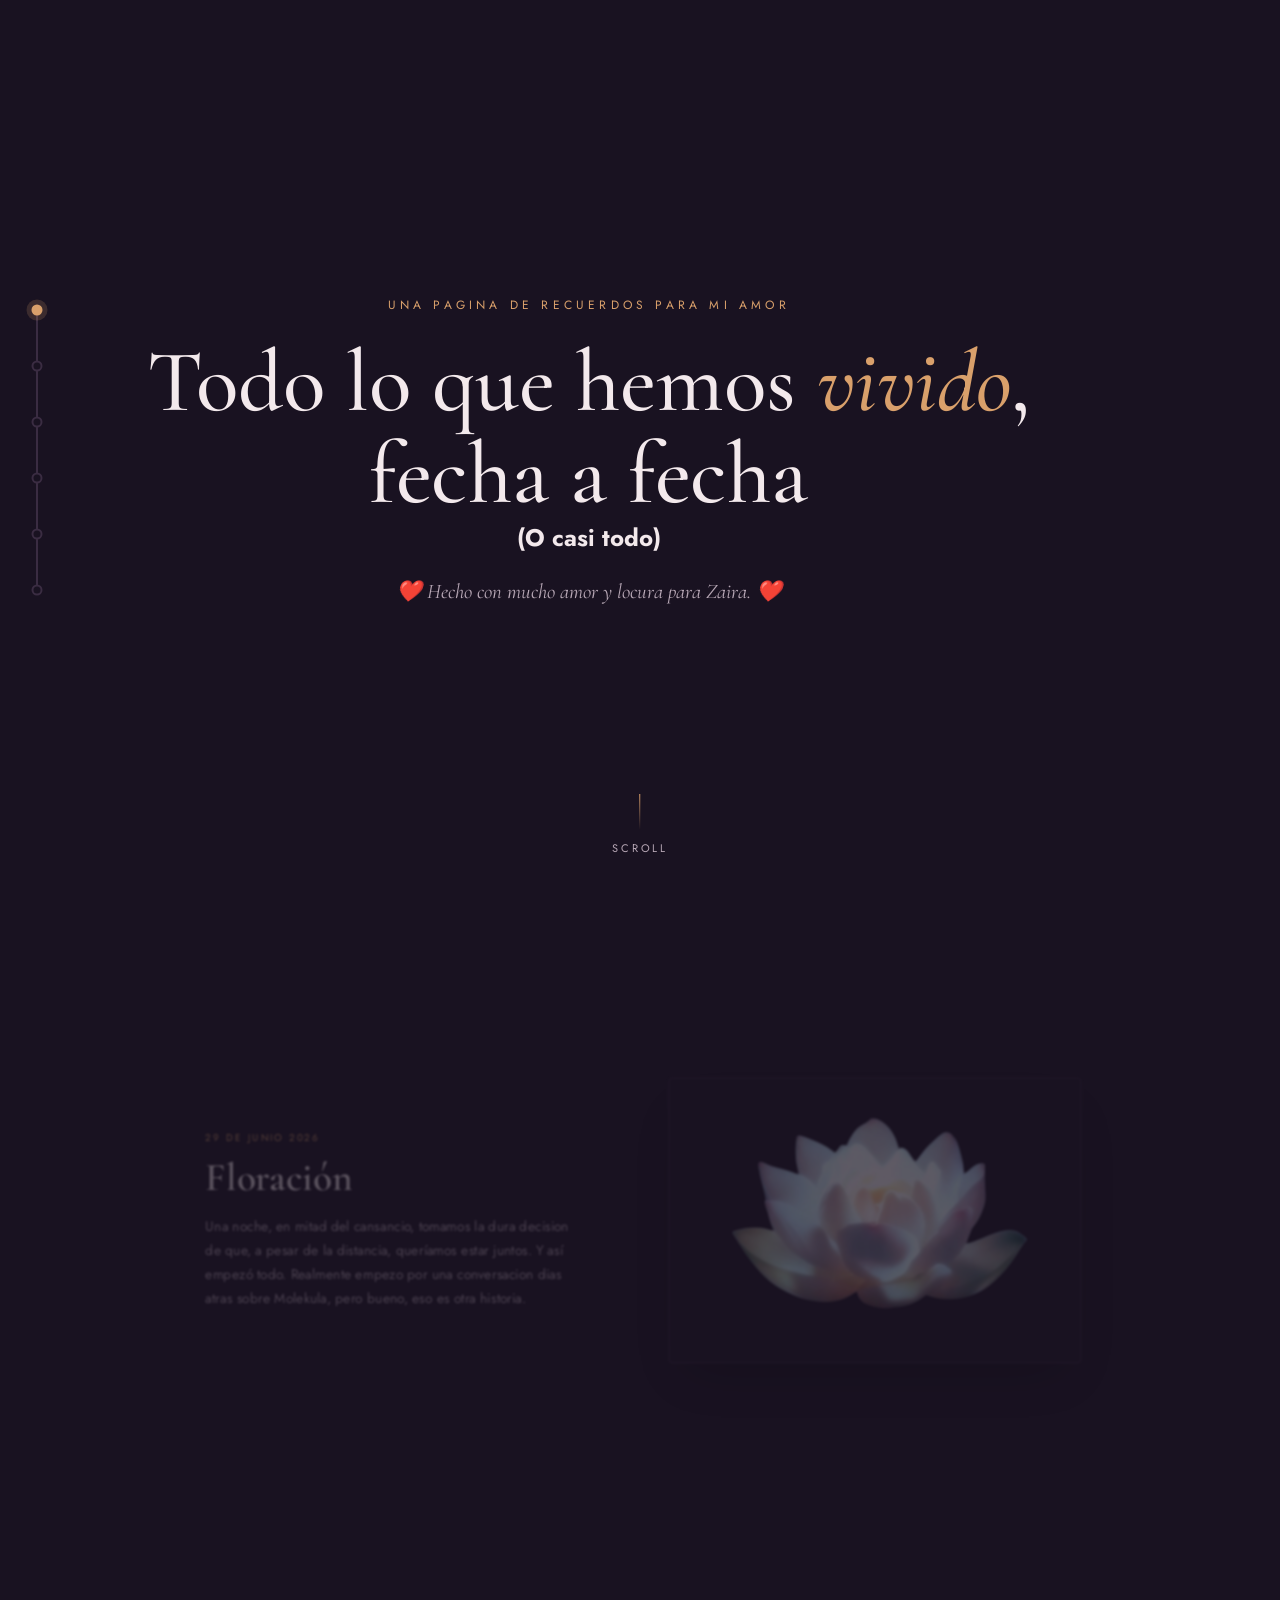
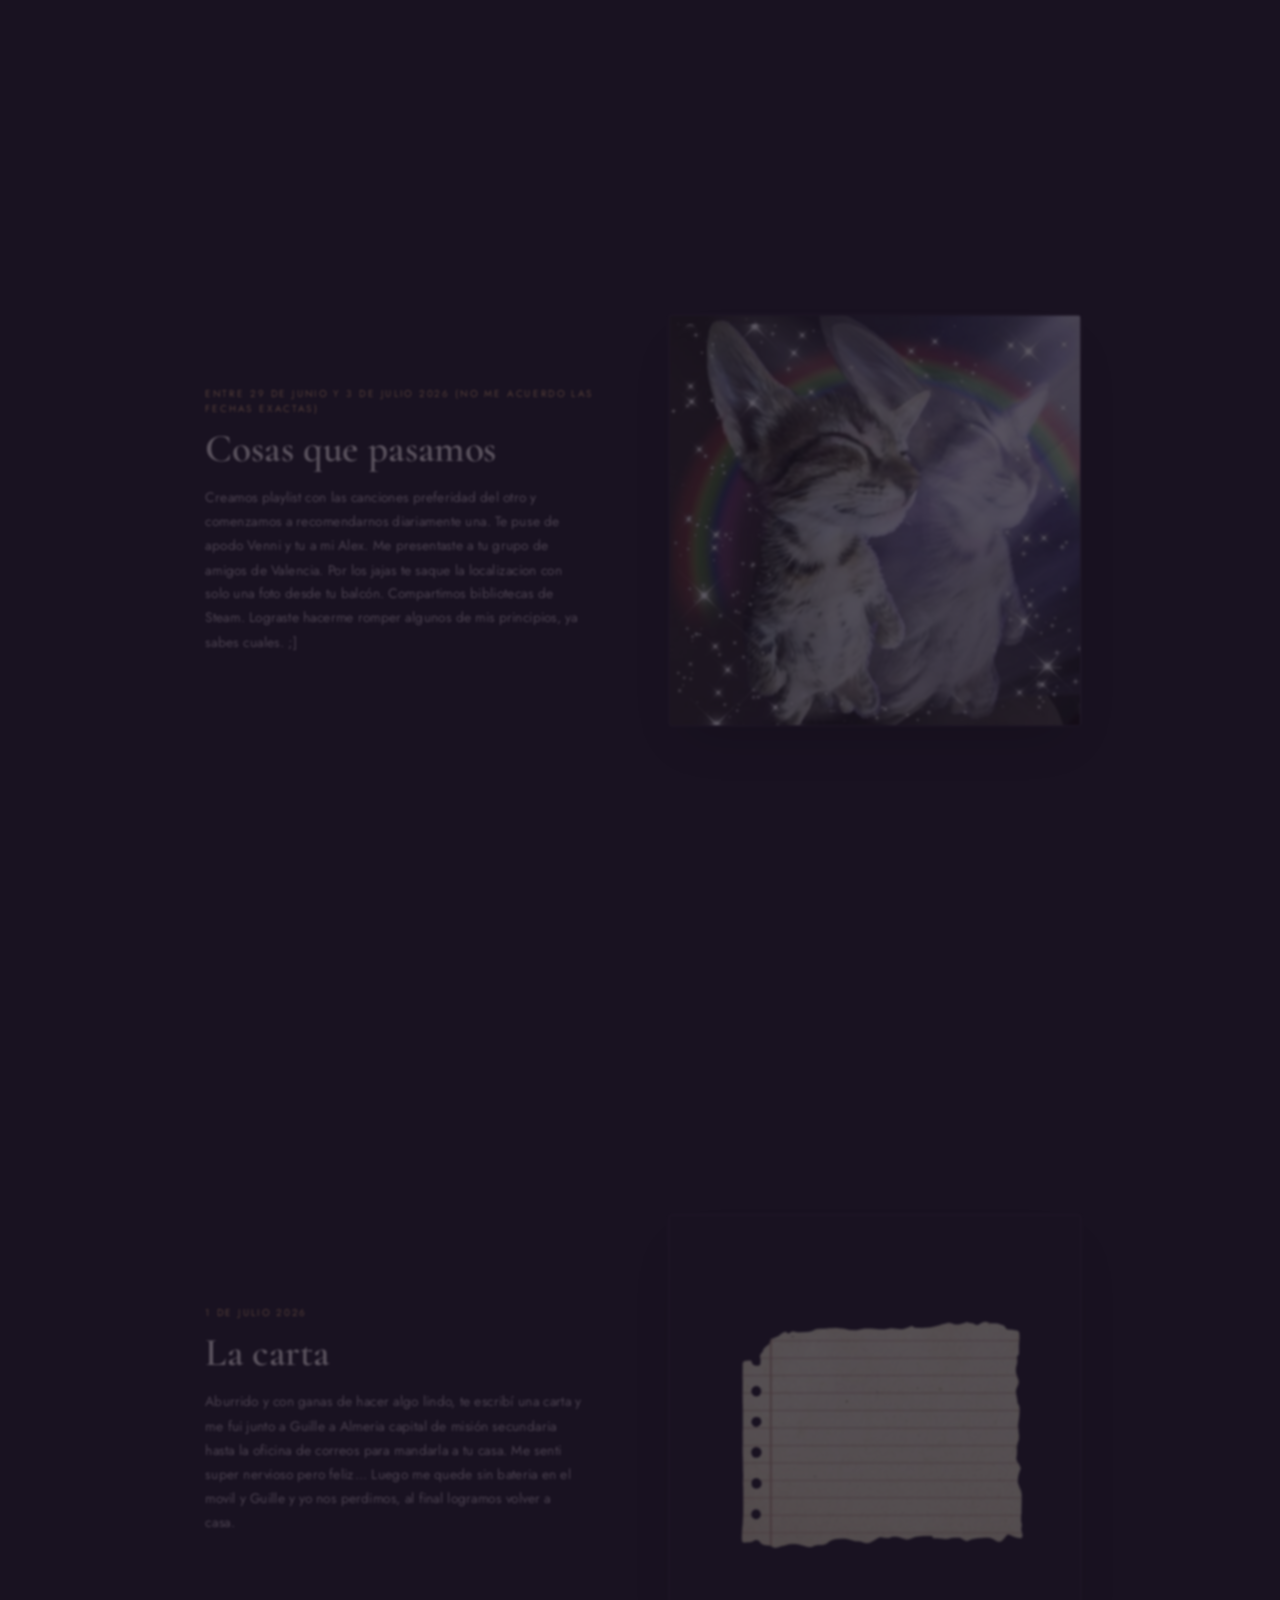
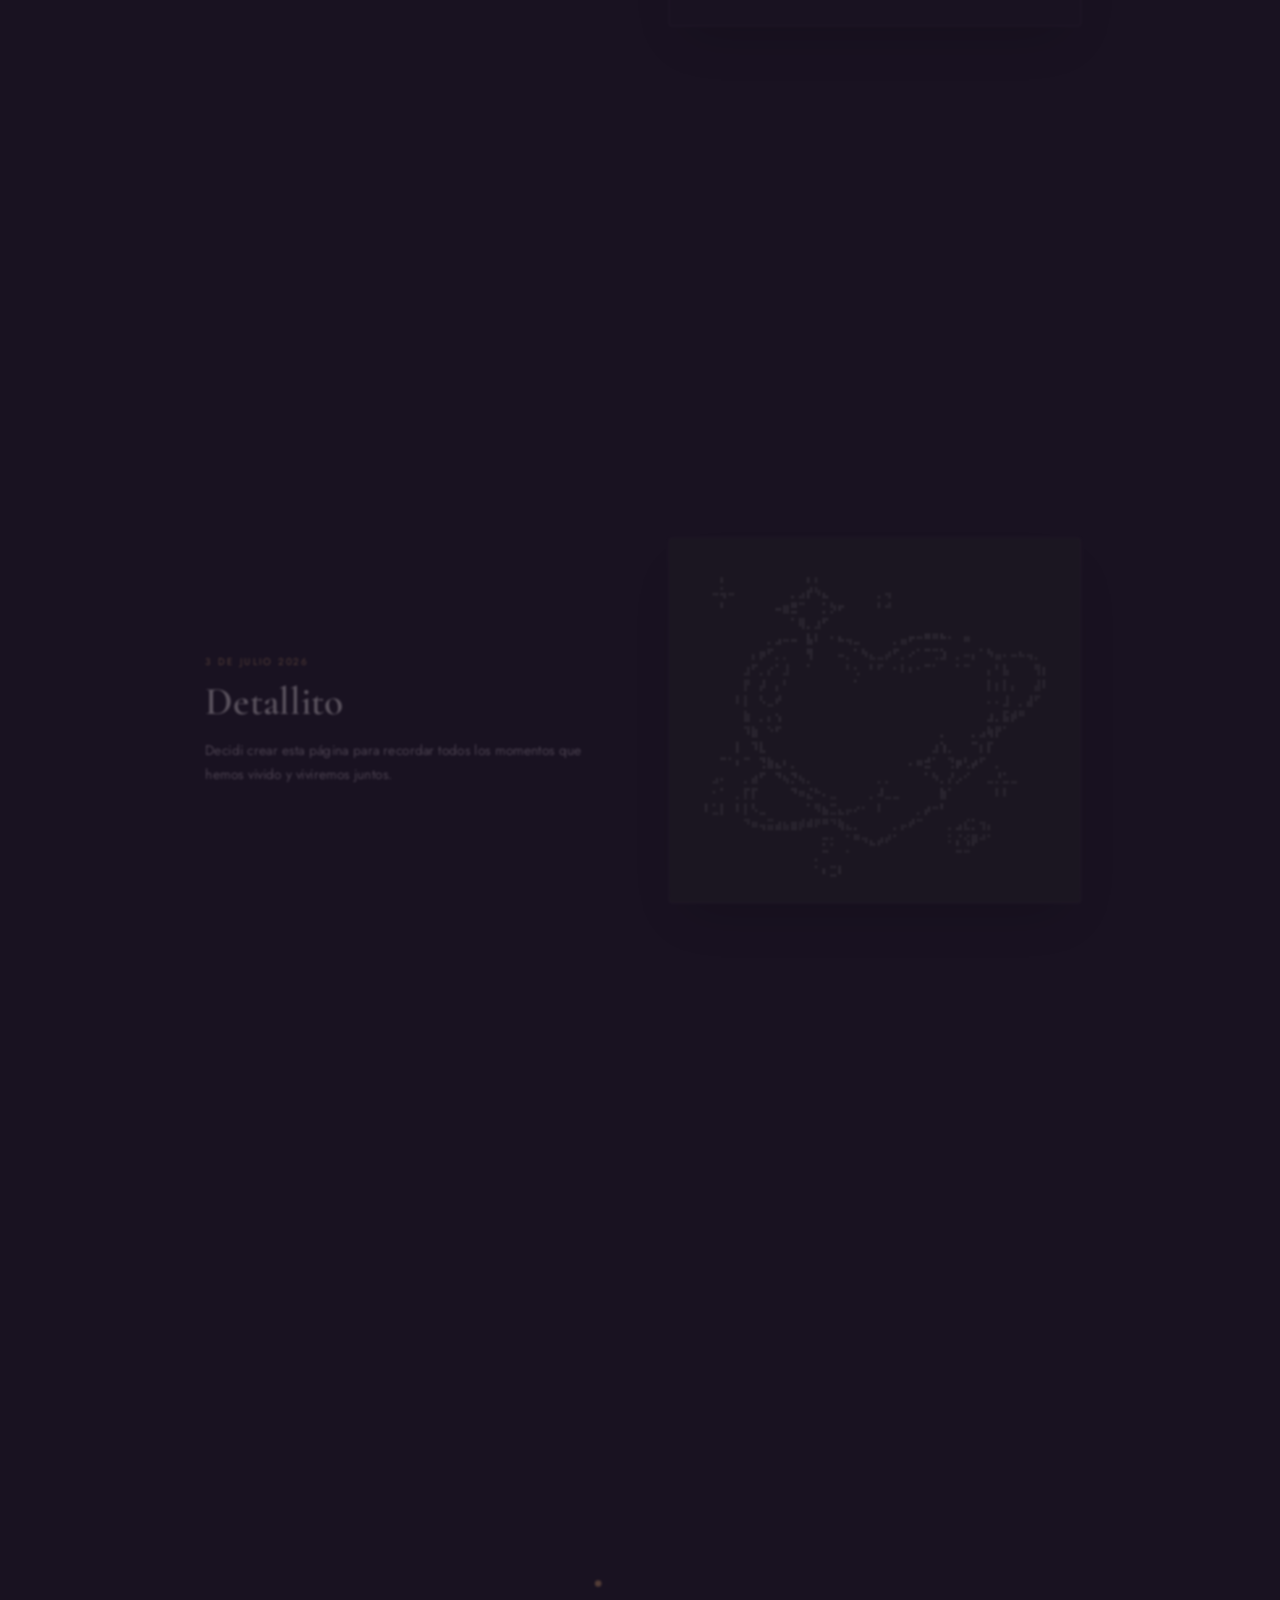
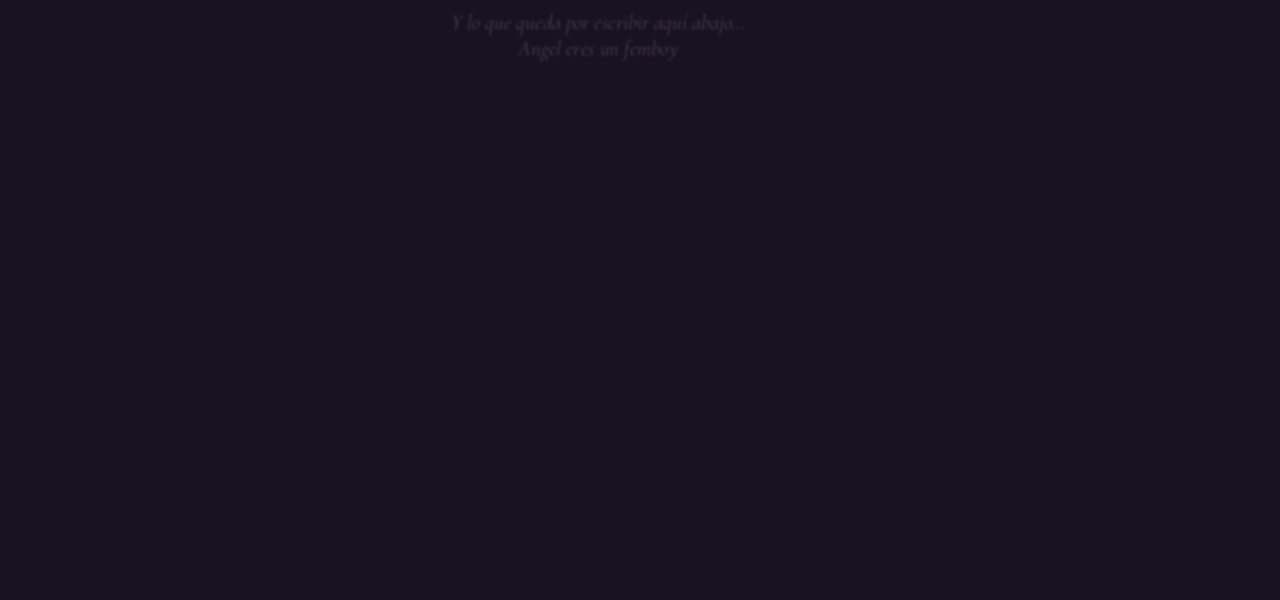
<file: index.html>
<!DOCTYPE html>
<html lang="es">
<head>
  <meta charset="UTF-8">
  <meta name="viewport" content="width=device-width, initial-scale=1.0">
  <title>Patata</title>
  <link rel="preconnect" href="https://fonts.googleapis.com">
  <link rel="preconnect" href="https://fonts.gstatic.com" crossorigin>
  <link href="https://fonts.googleapis.com/css2?family=Cormorant+Garamond:ital,wght@0,400;0,500;0,600;1,400&family=Jost:wght@300;400;500;600&display=swap" rel="stylesheet">
  <link rel="stylesheet" href="styles.css">
</head>
<body>

  <!-- Línea lateral fija con un punto por cada momento (se rellena vía JS) -->
  <nav class="side-nav">
    <div class="side-track" id="sideTrack">
      <div class="side-fill" id="sideFill"></div>
      <!-- los puntos se generan por JavaScript -->
    </div>
  </nav>

  <!-- ============================================================
       PORTADA — primer "punto" de la presentación
       ============================================================ -->
  <section class="moment hero" data-moment>
    <div class="hero-inner">
      <div class="hero-eyebrow">Una pagina de recuerdos para mi amor</div>
      <h1>Todo lo que hemos <em>vivido</em>,<br>fecha a fecha</h1>
      <h2>(O casi todo)</h2>
      <p>❤️ Hecho con mucho amor y locura para Zaira. ❤️</p>
    </div>
    <div class="scroll-hint"><span></span>scroll</div>
  </section>

  <!-- Aquí se insertan automáticamente los momentos -->
  <div id="momentsContainer"></div>

  <section class="moment closing" data-moment>
    <div>
      <div class="accent-dot"></div>
      <p>Y lo que queda por escribir aquí abajo…</p>
      <p>Angel eres un femboy</p>
    </div>
  </section>

  <script src="script.js" defer></script>

</body>
</html>
</file>
<file: styles.css>
/* ============================================================
   PALETA Y VARIABLES
   ============================================================ */
:root{
  --bg-0:#191221;
  --bg-1:#241a2c;
  --line:#3a2c42;
  --ink:#f3e9ec;
  --ink-soft:#b8a8b6;
  --accent:#d9a06b;
  --accent-soft:#8a5b6b;
  --serif:'Cormorant Garamond', serif;
  --sans:'Jost', sans-serif;
}

*{margin:0;padding:0;box-sizing:border-box;}

html{
  background:var(--bg-0);
  /* el scroll entre puntos ahora lo controla el JavaScript de más abajo
     (efecto "rueda que gira despacio"), así que aquí lo dejamos libre */
  scroll-snap-type:none;
}

body{
  background:var(--bg-0);
  color:var(--ink);
  font-family:var(--sans);
  overflow-x:hidden;
}

::selection{background:var(--accent);color:var(--bg-0);}

/* ============================================================
   LÍNEA LATERAL FIJA (a la izquierda)
   Marca en qué punto de la historia estás.
   ============================================================ */
.side-nav{
  position:fixed;
  left:36px;
  top:50%;
  transform:translateY(-50%);
  z-index:50;
  display:flex;
  flex-direction:column;
  align-items:center;
}

.side-track{
  position:relative;
  width:2px;
  background:var(--line);
}

.side-fill{
  position:absolute;
  top:0;left:0;
  width:100%;
  background:linear-gradient(var(--accent-soft), var(--accent));
  height:0%;
  transition:height 1.2s cubic-bezier(.16,1,.3,1);
}

.side-dot{
  position:absolute;
  left:50%;
  transform:translate(-50%,-50%);
  width:11px;height:11px;
  border-radius:50%;
  background:var(--bg-0);
  border:2px solid var(--line);
  cursor:pointer;
  transition:background 0.4s ease, border-color 0.4s ease, box-shadow 0.4s ease, transform 0.3s ease;
}

.side-dot:hover{ transform:translate(-50%,-50%) scale(1.25); }

.side-dot.active{
  background:var(--accent);
  border-color:var(--accent);
  box-shadow:0 0 0 5px rgba(217,160,107,0.18);
}

@media (max-width:760px){
  .side-nav{ left:14px; }
}

/* ============================================================
   CADA PUNTO OCUPA LA PANTALLA COMPLETA
   ============================================================ */
.moment{
  height:100vh;
  width:100%;
  scroll-snap-align:start;
  scroll-snap-stop:always;
  display:flex;
  align-items:center;
  position:relative;
  padding:0 8vw 0 110px;
  transform-origin:50% 20%;
  transition:transform 1.6s cubic-bezier(.16,1,.3,1), opacity 1.6s ease, filter 1.6s ease;
}

@media (max-width:760px){
  .moment{ padding:0 7vw 0 64px; }
}

/* el punto que acabas de dejar atrás: se encoge y sube */
.moment.is-prev{
  transform:translateY(-9%) scale(0.82);
  opacity:0.3;
  filter:blur(1px);
}

.moment.is-active{
  transform:translateY(0) scale(1);
  opacity:1;
  filter:blur(0);
}

/* ============================================================
   PORTADA
   ============================================================ */
.hero{ justify-content:center; text-align:center; padding-left:0; }

.hero-inner{ max-width:900px; margin:0 auto; }

.hero-eyebrow{
  font-family:var(--sans);
  letter-spacing:0.35em;
  text-transform:uppercase;
  font-size:12px;
  color:var(--accent);
  margin-bottom:22px;
}

.hero h1{
  font-family:var(--serif);
  font-weight:500;
  font-size:clamp(2.6rem,7vw,5.5rem);
  line-height:1.05;
}

.hero h1 em{ font-style:italic; color:var(--accent); }

.hero p{
  margin-top:24px;
  font-family:var(--serif);
  font-style:italic;
  font-size:1.3rem;
  color:var(--ink-soft);
}

.scroll-hint{
  position:absolute;
  bottom:44px;
  left:50%;
  transform:translateX(-50%);
  display:flex;
  flex-direction:column;
  align-items:center;
  gap:10px;
  color:var(--ink-soft);
  font-size:11px;
  letter-spacing:0.25em;
  text-transform:uppercase;
  animation:floaty 2.4s ease-in-out infinite;
}

.scroll-hint span{ width:1px; height:36px; background:linear-gradient(var(--accent), transparent); }

@keyframes floaty{
  0%,100%{ transform:translate(-50%,0); }
  50%{ transform:translate(-50%,8px); }
}

/* ============================================================
   CONTENIDO DE CADA MOMENTO
   ============================================================ */
.moment-content{
  display:flex;
  align-items:center;
  gap:64px;
  max-width:1100px;
}

@media (max-width:900px){
  .moment-content{ flex-direction:column; align-items:flex-start; gap:28px; }
}

.moment-text{ flex:1; min-width:0; }

.moment-date{
  font-family:var(--sans);
  letter-spacing:0.2em;
  text-transform:uppercase;
  font-size:12px;
  color:var(--accent);
  margin-bottom:14px;
}

.moment-title{
  font-family:var(--serif);
  font-weight:600;
  font-size:clamp(2rem,4vw,3rem);
  line-height:1.1;
  margin-bottom:18px;
}

.moment-body{
  color:var(--ink-soft);
  font-size:1.05rem;
  line-height:1.75;
  max-width:46ch;
}

.moment-image{
  flex:1;
  min-width:0;
  border-radius:4px;
  overflow:hidden;
  border:1px solid var(--line);
  box-shadow:0 30px 60px -20px rgba(0,0,0,0.5);
}

.moment-image img{
  width:100%;
  max-height:70vh;
  object-fit:cover;
  display:block;
  filter:saturate(0.92);
}

/* ============================================================
   CIERRE
   ============================================================ */
.closing{ justify-content:center; text-align:center; padding-left:0; }

.closing .accent-dot{
  width:8px;height:8px;
  border-radius:50%;
  background:var(--accent);
  margin:0 auto 28px;
}

.closing p{
  font-family:var(--serif);
  font-style:italic;
  font-size:1.6rem;
  color:var(--ink-soft);
  max-width:520px;
  margin:0 auto;
}

@media (prefers-reduced-motion:reduce){
  html{ scroll-snap-type:none; }
  .moment{ transition:none; }
}
</file>
